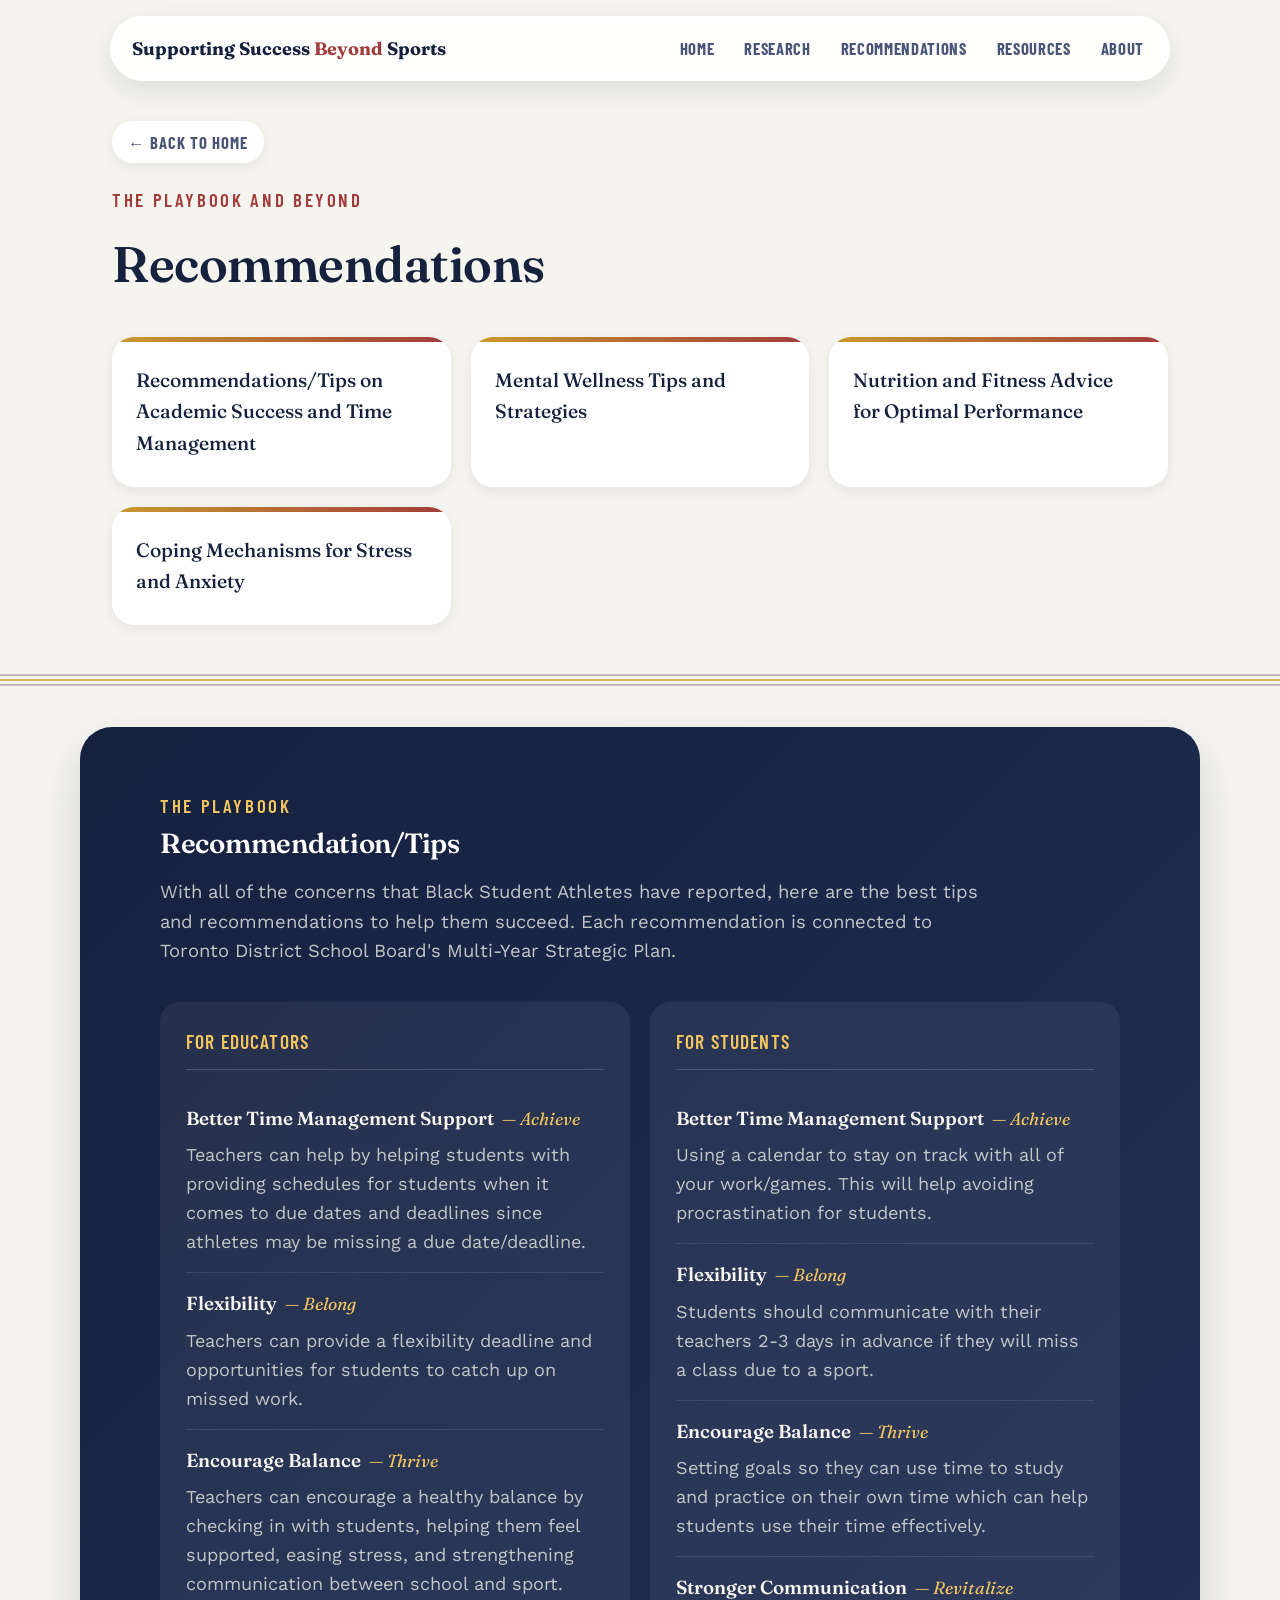
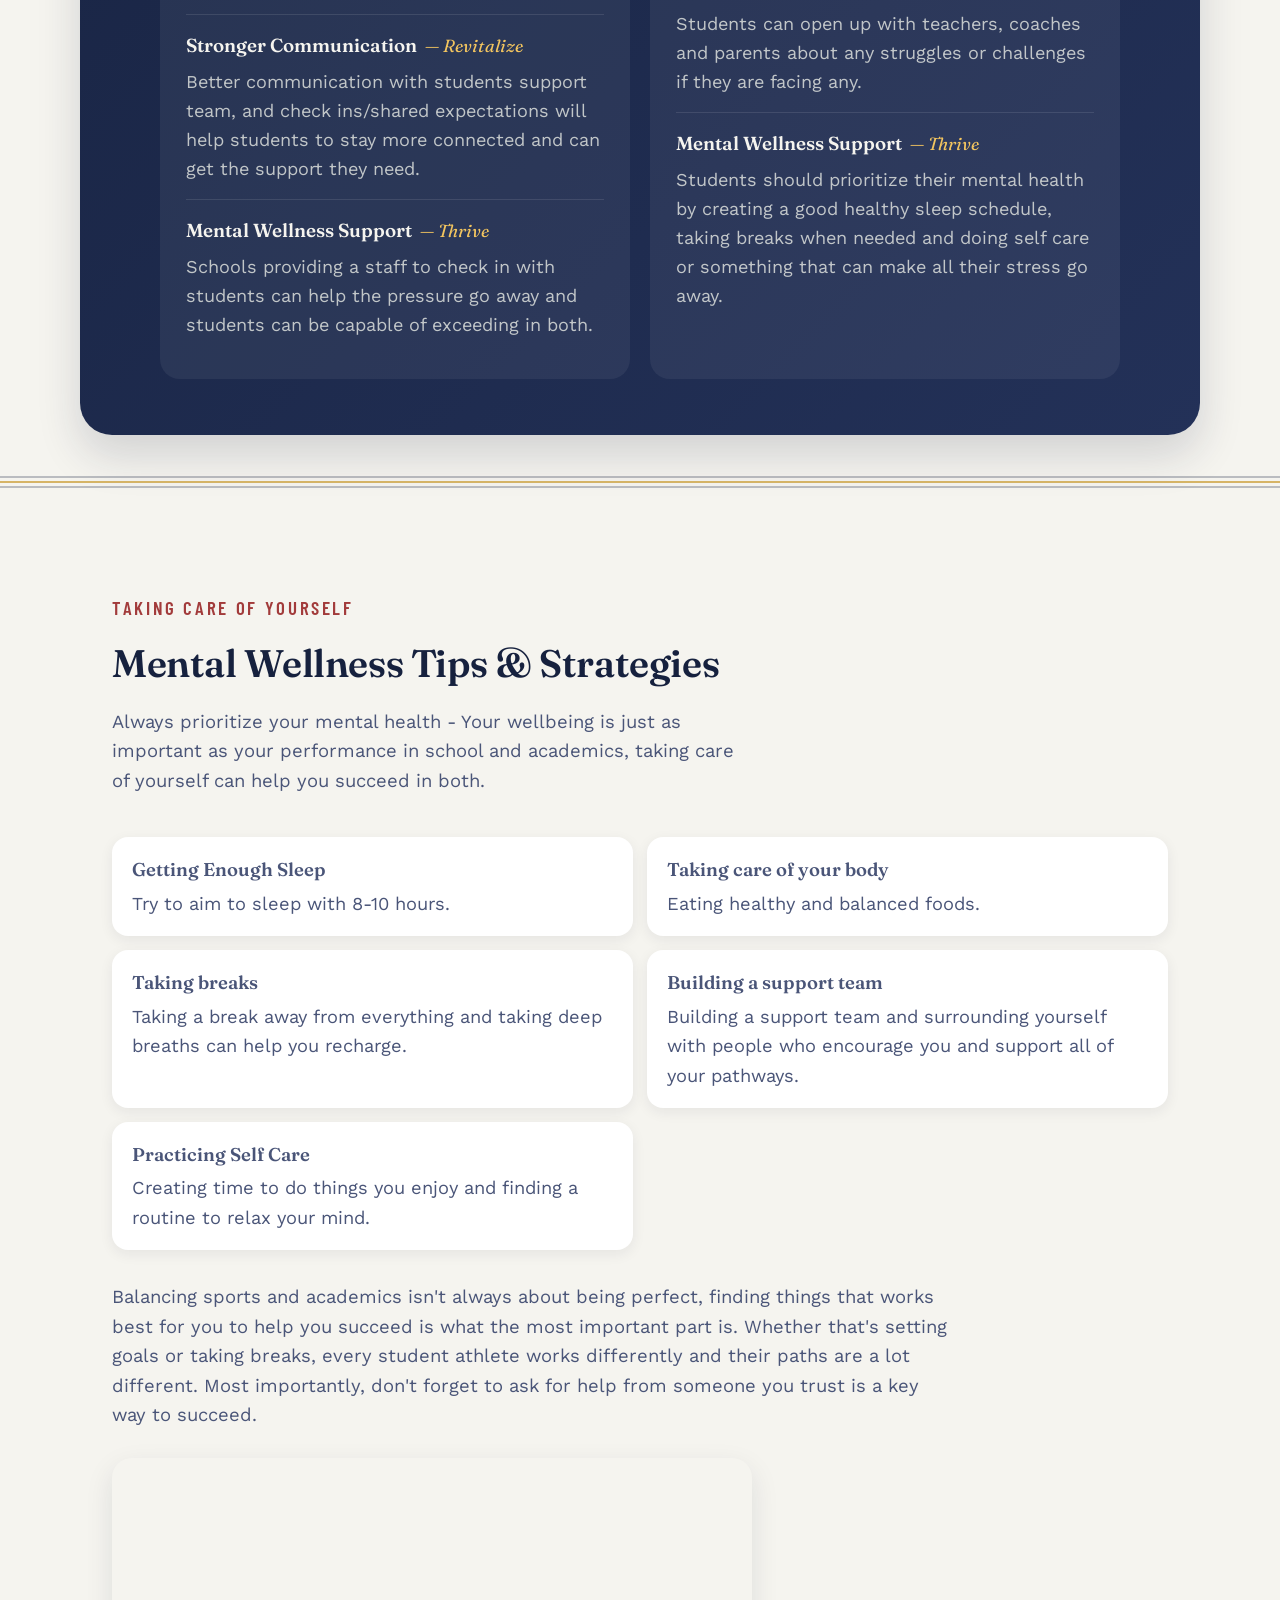
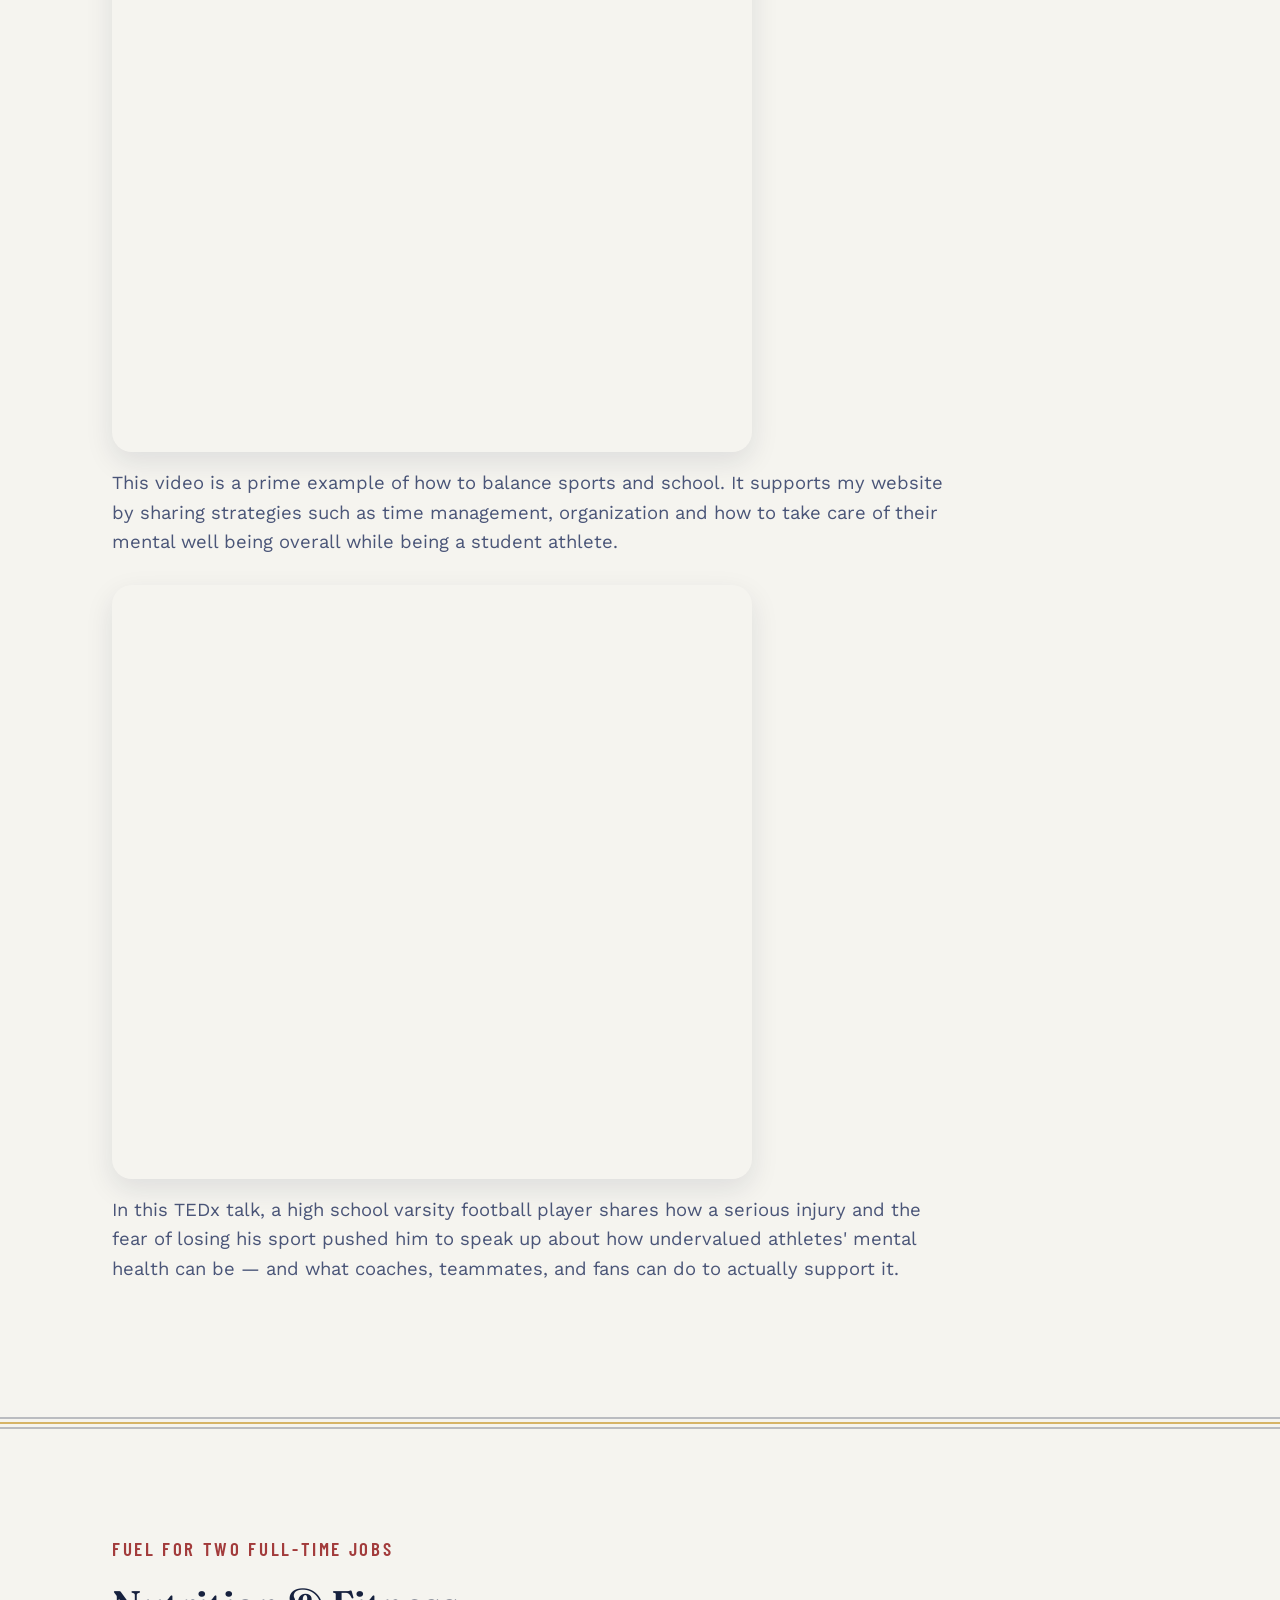
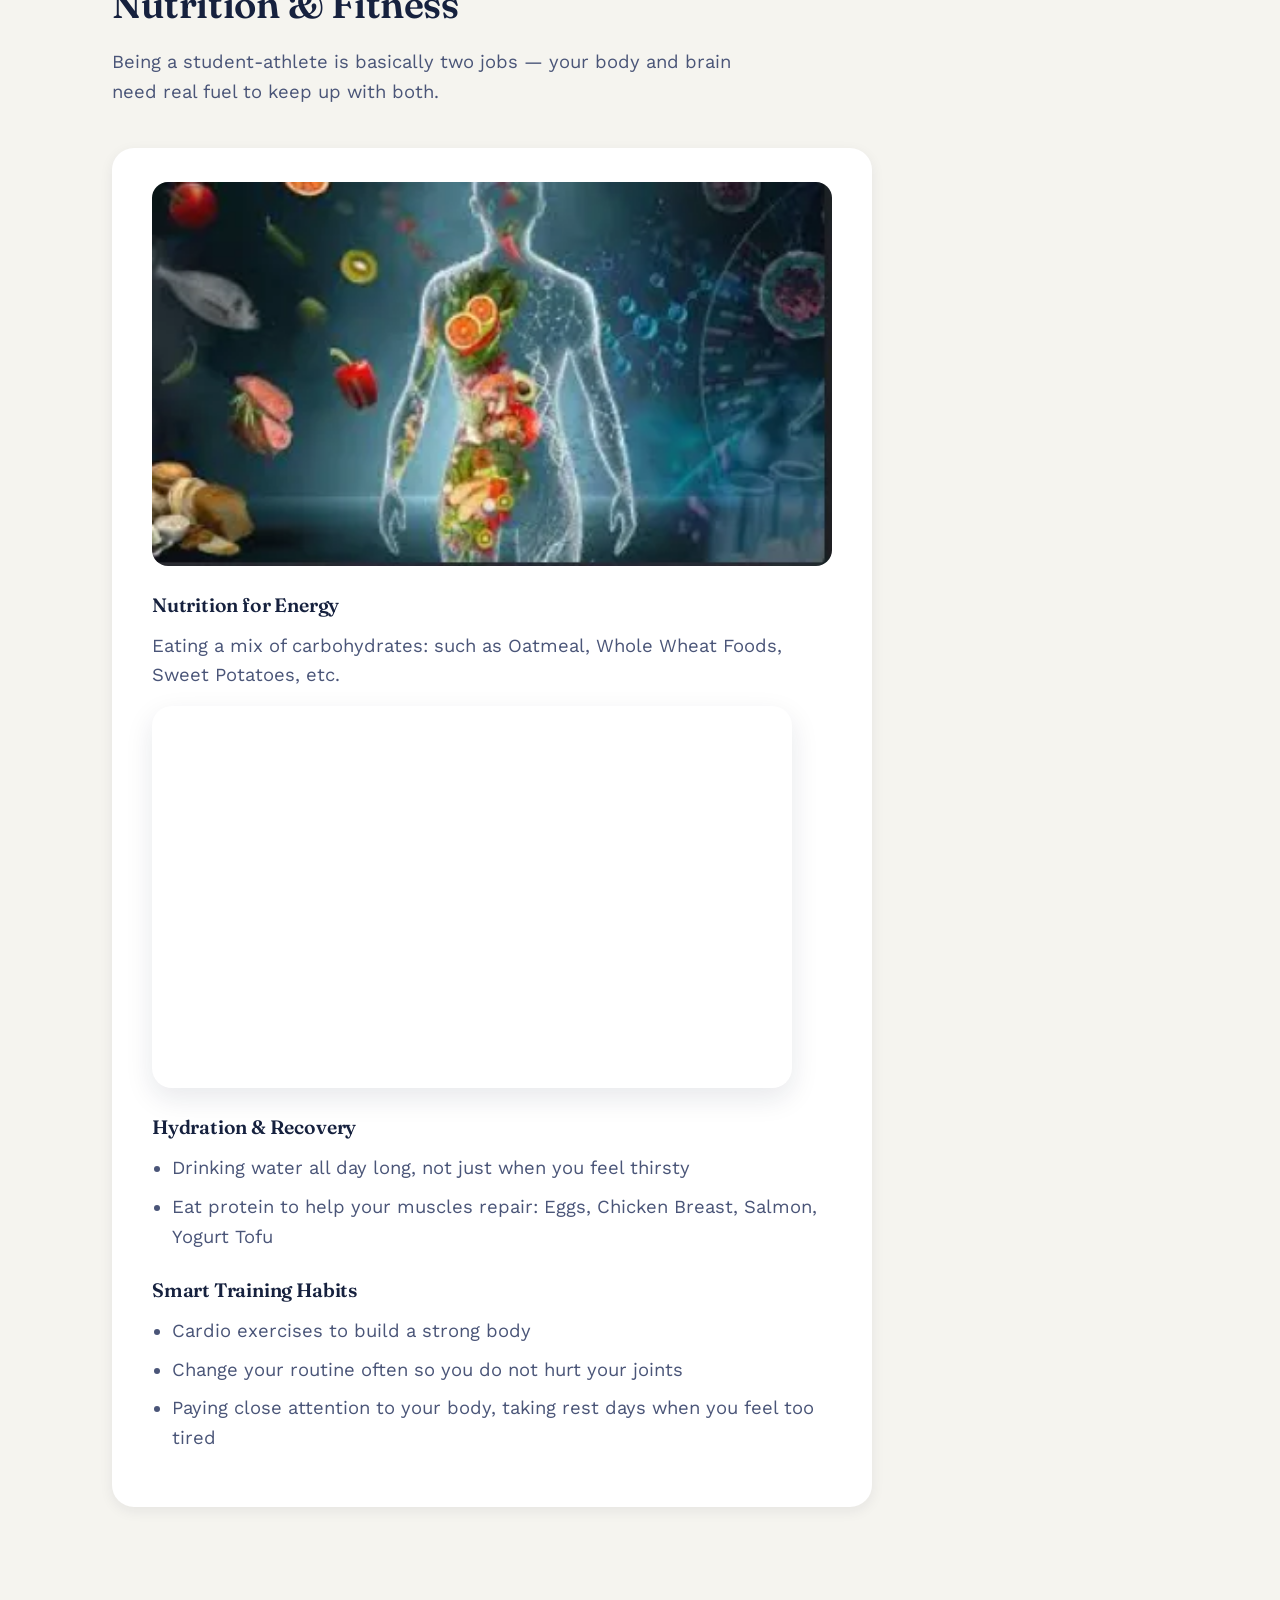
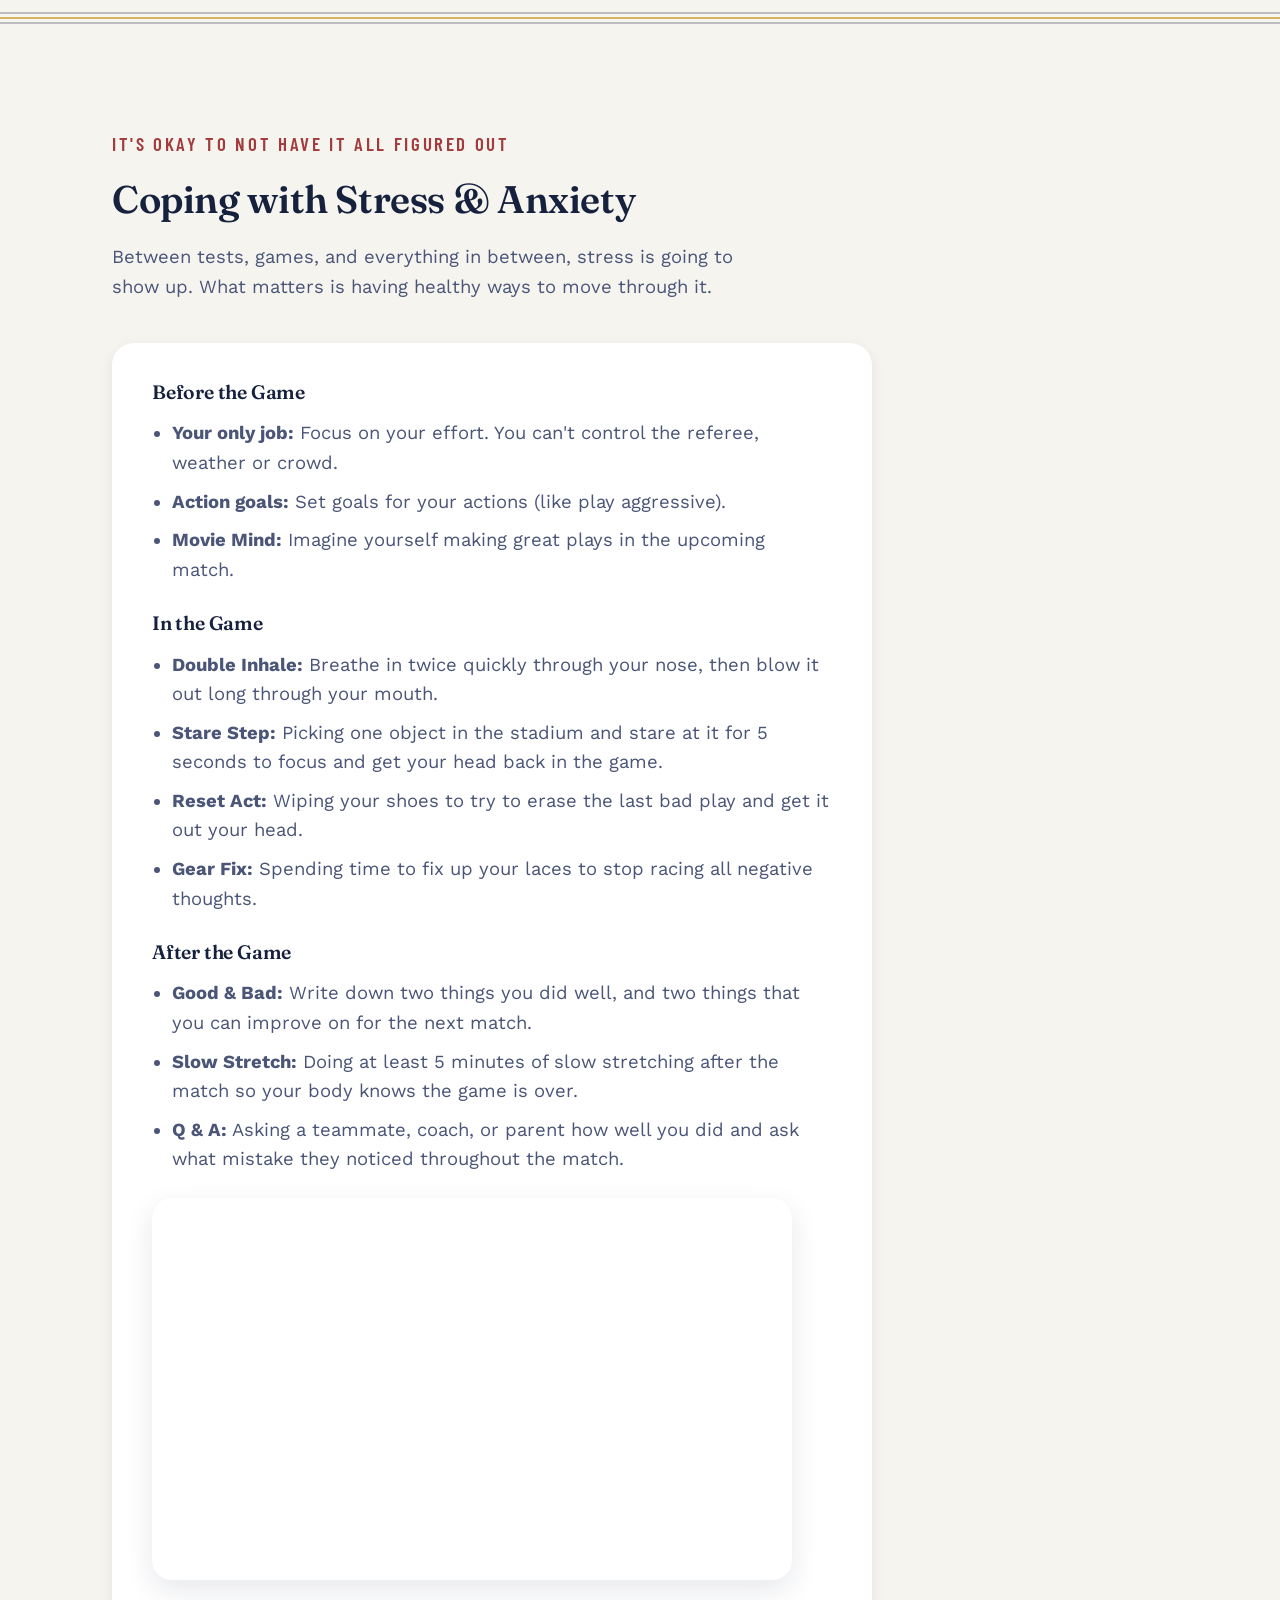
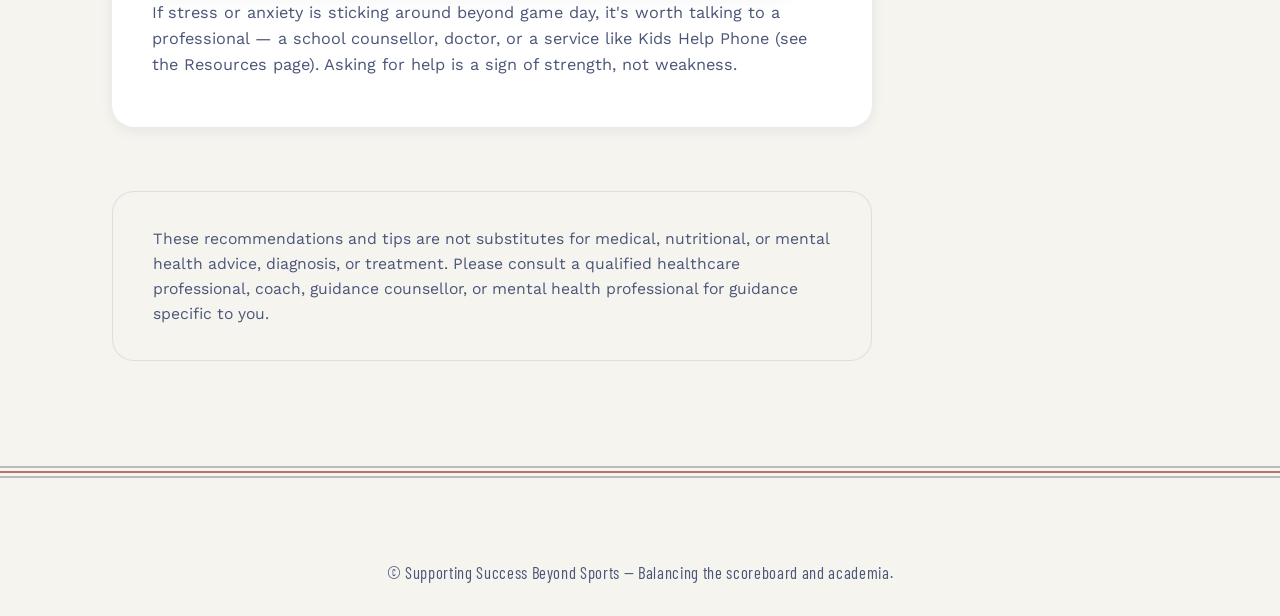
<file: recommendations.html>
<!DOCTYPE html>
<html lang="en">
<head>
<meta charset="UTF-8">
<meta name="viewport" content="width=device-width, initial-scale=1.0">
<title>Recommendations — Supporting Success Beyond Sports</title>
<link rel="preconnect" href="https://fonts.googleapis.com">
<link rel="preconnect" href="https://fonts.gstatic.com" crossorigin>
<link href="https://fonts.googleapis.com/css2?family=Fraunces:opsz,wght@9..144,400;9..144,500;9..144,600;9..144,700&family=Work+Sans:wght@400;500;600&family=Barlow+Condensed:wght@500;600;700&display=swap" rel="stylesheet">
<link rel="stylesheet" href="styles.css">
</head>
<body>

<div id="cursor-ball" aria-hidden="true">🏀</div>

<header>
  <div class="nav-inner">
    <a class="logo" href="index.html">Supporting Success <span>Beyond</span> Sports</a>
    <nav aria-label="Primary">
      <ul>
        <li><a href="index.html">Home</a></li>
        <li><a href="research.html">Research</a></li>
        <li><a href="recommendations.html">Recommendations</a></li>
        <li><a href="resources.html">Resources</a></li>
        <li><a href="index.html#about">About</a></li>
      </ul>
    </nav>
  </div>
</header>

<main>

  <section class="page-hero">
    <div class="wrap">
      <a class="back-link" href="index.html">&larr; Back to home</a>
      <p class="eyebrow">The playbook and beyond</p>
      <h1>Recommendations</h1>
      <div class="reveal-grid" style="margin-top:32px;">
        <a class="reveal-item" href="#recommendations">Recommendations/Tips on Academic Success and Time Management</a>
        <a class="reveal-item" href="#wellness">Mental Wellness Tips and Strategies</a>
        <a class="reveal-item" href="#nutrition-fitness">Nutrition and Fitness Advice for Optimal Performance</a>
        <a class="reveal-item" href="#coping-mechanisms">Coping Mechanisms for Stress and Anxiety</a>
      </div>
    </div>
  </section>

  <div class="lanes" aria-hidden="true">
    <svg viewBox="0 0 1000 14" preserveAspectRatio="none">
      <line x1="0" y1="2" x2="1000" y2="2" stroke="#16213E" stroke-width="1.5" opacity="0.5"/>
      <line x1="0" y1="7" x2="1000" y2="7" stroke="#C99A2E" stroke-width="2"/>
      <line x1="0" y1="12" x2="1000" y2="12" stroke="#16213E" stroke-width="1.5" opacity="0.5"/>
    </svg>
  </div>

  <section id="recommendations" class="playbook" style="padding-top:64px;">
    <div class="wrap">
      <p class="eyebrow">The playbook</p>
      <h2>Recommendation/Tips</h2>
      <p style="color:rgba(236,238,232,0.8); margin-top:12px; max-width:70ch;">With all of the concerns that Black Student Athletes have reported, here are the best tips and recommendations to help them succeed. Each recommendation is connected to Toronto District School Board's Multi-Year Strategic Plan.</p>
      <div class="playbook-grid">
        <div class="playbook-col">
          <h3>For Educators</h3>
          <div class="play-item">
            <div class="label">Better Time Management Support <span class="tagword">— Achieve</span></div>
            <p>Teachers can help by helping students with providing schedules for students when it comes to due dates and deadlines since athletes may be missing a due date/deadline.</p>
          </div>
          <div class="play-item">
            <div class="label">Flexibility <span class="tagword">— Belong</span></div>
            <p>Teachers can provide a flexibility deadline and opportunities for students to catch up on missed work.</p>
          </div>
          <div class="play-item">
            <div class="label">Encourage Balance <span class="tagword">— Thrive</span></div>
            <p>Teachers can encourage a healthy balance by checking in with students, helping them feel supported, easing stress, and strengthening communication between school and sport.</p>
          </div>
          <div class="play-item">
            <div class="label">Stronger Communication <span class="tagword">— Revitalize</span></div>
            <p>Better communication with students support team, and check ins/shared expectations will help students to stay more connected and can get the support they need.</p>
          </div>
          <div class="play-item">
            <div class="label">Mental Wellness Support <span class="tagword">— Thrive</span></div>
            <p>Schools providing a staff to check in with students can help the pressure go away and students can be capable of exceeding in both.</p>
          </div>
        </div>
        <div class="playbook-col">
          <h3>For Students</h3>
          <div class="play-item">
            <div class="label">Better Time Management Support <span class="tagword">— Achieve</span></div>
            <p>Using a calendar to stay on track with all of your work/games. This will help avoiding procrastination for students.</p>
          </div>
          <div class="play-item">
            <div class="label">Flexibility <span class="tagword">— Belong</span></div>
            <p>Students should communicate with their teachers 2-3 days in advance if they will miss a class due to a sport.</p>
          </div>
          <div class="play-item">
            <div class="label">Encourage Balance <span class="tagword">— Thrive</span></div>
            <p>Setting goals so they can use time to study and practice on their own time which can help students use their time effectively.</p>
          </div>
          <div class="play-item">
            <div class="label">Stronger Communication <span class="tagword">— Revitalize</span></div>
            <p>Students can open up with teachers, coaches and parents about any struggles or challenges if they are facing any.</p>
          </div>
          <div class="play-item">
            <div class="label">Mental Wellness Support <span class="tagword">— Thrive</span></div>
            <p>Students should prioritize their mental health by creating a good healthy sleep schedule, taking breaks when needed and doing self care or something that can make all their stress go away.</p>
          </div>
        </div>
      </div>
    </div>
  </section>

  <div class="lanes" aria-hidden="true">
    <svg viewBox="0 0 1000 14" preserveAspectRatio="none">
      <line x1="0" y1="2" x2="1000" y2="2" stroke="#16213E" stroke-width="1.5" opacity="0.5"/>
      <line x1="0" y1="7" x2="1000" y2="7" stroke="#C99A2E" stroke-width="2"/>
      <line x1="0" y1="12" x2="1000" y2="12" stroke="#16213E" stroke-width="1.5" opacity="0.5"/>
    </svg>
  </div>

  <section id="wellness">
    <div class="wrap">
      <div class="section-head">
        <p class="eyebrow">Taking care of yourself</p>
        <h2>Mental Wellness Tips &amp; Strategies</h2>
        <p style="color:var(--ink-soft); margin-top:12px;">Always prioritize your mental health - Your wellbeing is just as important as your performance in school and academics, taking care of yourself can help you succeed in both.</p>
      </div>
      <div class="wellness-grid">
        <div class="wellness-item">
          <p class="w-label">Getting Enough Sleep</p>
          <p>Try to aim to sleep with 8-10 hours.</p>
        </div>
        <div class="wellness-item">
          <p class="w-label">Taking care of your body</p>
          <p>Eating healthy and balanced foods.</p>
        </div>
        <div class="wellness-item">
          <p class="w-label">Taking breaks</p>
          <p>Taking a break away from everything and taking deep breaths can help you recharge.</p>
        </div>
        <div class="wellness-item">
          <p class="w-label">Building a support team</p>
          <p>Building a support team and surrounding yourself with people who encourage you and support all of your pathways.</p>
        </div>
        <div class="wellness-item">
          <p class="w-label">Practicing Self Care</p>
          <p>Creating time to do things you enjoy and finding a routine to relax your mind.</p>
        </div>
      </div>
      <p class="wellness-closing">Balancing sports and academics isn't always about being perfect, finding things that works best for you to help you succeed is what the most important part is. Whether that's setting goals or taking breaks, every student athlete works differently and their paths are a lot different. Most importantly, don't forget to ask for help from someone you trust is a key way to succeed.</p>
      <div class="video-frame">
        <iframe src="https://www.youtube.com/embed/LlZRqlOiCPo" title="Balancing sports and school" allowfullscreen loading="lazy"></iframe>
      </div>
      <p class="wellness-closing" style="margin-top:16px;">This video is a prime example of how to balance sports and school. It supports my website by sharing strategies such as time management, organization and how to take care of their mental well being overall while being a student athlete.</p>
      <div class="video-frame" style="margin-top:28px;">
        <iframe src="https://www.youtube.com/embed/eN0B6HkQsMY" title="The importance of mental health in athletes" allowfullscreen loading="lazy"></iframe>
      </div>
      <p class="wellness-closing" style="margin-top:16px;">In this TEDx talk, a high school varsity football player shares how a serious injury and the fear of losing his sport pushed him to speak up about how undervalued athletes' mental health can be — and what coaches, teammates, and fans can do to actually support it.</p>
    </div>
  </section>

  <div class="lanes" aria-hidden="true">
    <svg viewBox="0 0 1000 14" preserveAspectRatio="none">
      <line x1="0" y1="2" x2="1000" y2="2" stroke="#16213E" stroke-width="1.5" opacity="0.5"/>
      <line x1="0" y1="7" x2="1000" y2="7" stroke="#C99A2E" stroke-width="2"/>
      <line x1="0" y1="12" x2="1000" y2="12" stroke="#16213E" stroke-width="1.5" opacity="0.5"/>
    </svg>
  </div>

  <section id="nutrition-fitness">
    <div class="wrap">
      <div class="section-head">
        <p class="eyebrow">Fuel for two full-time jobs</p>
        <h2>Nutrition &amp; Fitness</h2>
        <p style="color:var(--ink-soft); margin-top:12px;">Being a student-athlete is basically two jobs — your body and brain need real fuel to keep up with both.</p>
      </div>
      <div class="content-block">
        <img src="nutrition-fitness.png" alt="Illustration of a body powered by fruits, vegetables, and whole foods" style="width:100%; border-radius:16px; margin-bottom:24px;">
        <h3>Nutrition for Energy</h3>
        <p>Eating a mix of carbohydrates: such as Oatmeal, Whole Wheat Foods, Sweet Potatoes, etc.</p>
        <div class="video-frame" style="margin-top:16px; margin-bottom:24px;">
          <iframe src="https://www.youtube.com/embed/UgZi2nDglmA" title="Macronutrients and why they matter" allowfullscreen loading="lazy"></iframe>
        </div>
        <h3>Hydration &amp; Recovery</h3>
        <ul>
          <li>Drinking water all day long, not just when you feel thirsty</li>
          <li>Eat protein to help your muscles repair: Eggs, Chicken Breast, Salmon, Yogurt Tofu</li>
        </ul>
        <h3>Smart Training Habits</h3>
        <ul>
          <li>Cardio exercises to build a strong body</li>
          <li>Change your routine often so you do not hurt your joints</li>
          <li>Paying close attention to your body, taking rest days when you feel too tired</li>
        </ul>
      </div>
    </div>
  </section>

  <div class="lanes" aria-hidden="true">
    <svg viewBox="0 0 1000 14" preserveAspectRatio="none">
      <line x1="0" y1="2" x2="1000" y2="2" stroke="#16213E" stroke-width="1.5" opacity="0.5"/>
      <line x1="0" y1="7" x2="1000" y2="7" stroke="#C99A2E" stroke-width="2"/>
      <line x1="0" y1="12" x2="1000" y2="12" stroke="#16213E" stroke-width="1.5" opacity="0.5"/>
    </svg>
  </div>

  <section id="coping-mechanisms">
    <div class="wrap">
      <div class="section-head">
        <p class="eyebrow">It's okay to not have it all figured out</p>
        <h2>Coping with Stress &amp; Anxiety</h2>
        <p style="color:var(--ink-soft); margin-top:12px;">Between tests, games, and everything in between, stress is going to show up. What matters is having healthy ways to move through it.</p>
      </div>
      <div class="content-block">
        <h3>Before the Game</h3>
        <ul>
          <li><strong>Your only job:</strong> Focus on your effort. You can't control the referee, weather or crowd.</li>
          <li><strong>Action goals:</strong> Set goals for your actions (like play aggressive).</li>
          <li><strong>Movie Mind:</strong> Imagine yourself making great plays in the upcoming match.</li>
        </ul>
        <h3>In the Game</h3>
        <ul>
          <li><strong>Double Inhale:</strong> Breathe in twice quickly through your nose, then blow it out long through your mouth.</li>
          <li><strong>Stare Step:</strong> Picking one object in the stadium and stare at it for 5 seconds to focus and get your head back in the game.</li>
          <li><strong>Reset Act:</strong> Wiping your shoes to try to erase the last bad play and get it out your head.</li>
          <li><strong>Gear Fix:</strong> Spending time to fix up your laces to stop racing all negative thoughts.</li>
        </ul>
        <h3>After the Game</h3>
        <ul>
          <li><strong>Good &amp; Bad:</strong> Write down two things you did well, and two things that you can improve on for the next match.</li>
          <li><strong>Slow Stretch:</strong> Doing at least 5 minutes of slow stretching after the match so your body knows the game is over.</li>
          <li><strong>Q &amp; A:</strong> Asking a teammate, coach, or parent how well you did and ask what mistake they noticed throughout the match.</li>
        </ul>
        <div class="video-frame" style="margin-top:24px;">
          <iframe src="https://www.youtube.com/embed/UIRTPXj1Q1U" title="Coping with stress" allowfullscreen loading="lazy"></iframe>
        </div>
        <p style="font-size:0.88rem; color:var(--ink-soft); margin-top:20px;">If stress or anxiety is sticking around beyond game day, it's worth talking to a professional — a school counsellor, doctor, or a service like Kids Help Phone (see the Resources page). Asking for help is a sign of strength, not weakness.</p>
      </div>
    </div>
  </section>

  <section style="padding-top:0;">
    <div class="wrap">
      <div class="content-block" style="background:var(--paper); box-shadow:none; border:1px solid var(--line);">
        <p style="font-size:0.85rem; color:var(--ink-soft); margin-bottom:0;">These recommendations and tips are not substitutes for medical, nutritional, or mental health advice, diagnosis, or treatment. Please consult a qualified healthcare professional, coach, guidance counsellor, or mental health professional for guidance specific to you.</p>
      </div>
    </div>
  </section>

</main>

  <div class="lanes" aria-hidden="true">
    <svg viewBox="0 0 1000 14" preserveAspectRatio="none">
      <line x1="0" y1="2" x2="1000" y2="2" stroke="#16213E" stroke-width="1.5" opacity="0.5"/>
      <line x1="0" y1="7" x2="1000" y2="7" stroke="#A23B3B" stroke-width="2"/>
      <line x1="0" y1="12" x2="1000" y2="12" stroke="#16213E" stroke-width="1.5" opacity="0.5"/>
    </svg>
  </div>

<footer>
  <p>&copy; Supporting Success Beyond Sports — Balancing the scoreboard and academia.</p>
</footer>

<button id="scroll-top-btn" class="scroll-top-btn" aria-label="Scroll to top">↑</button>

<script src="script.js"></script>
</body>
</html>
</file>
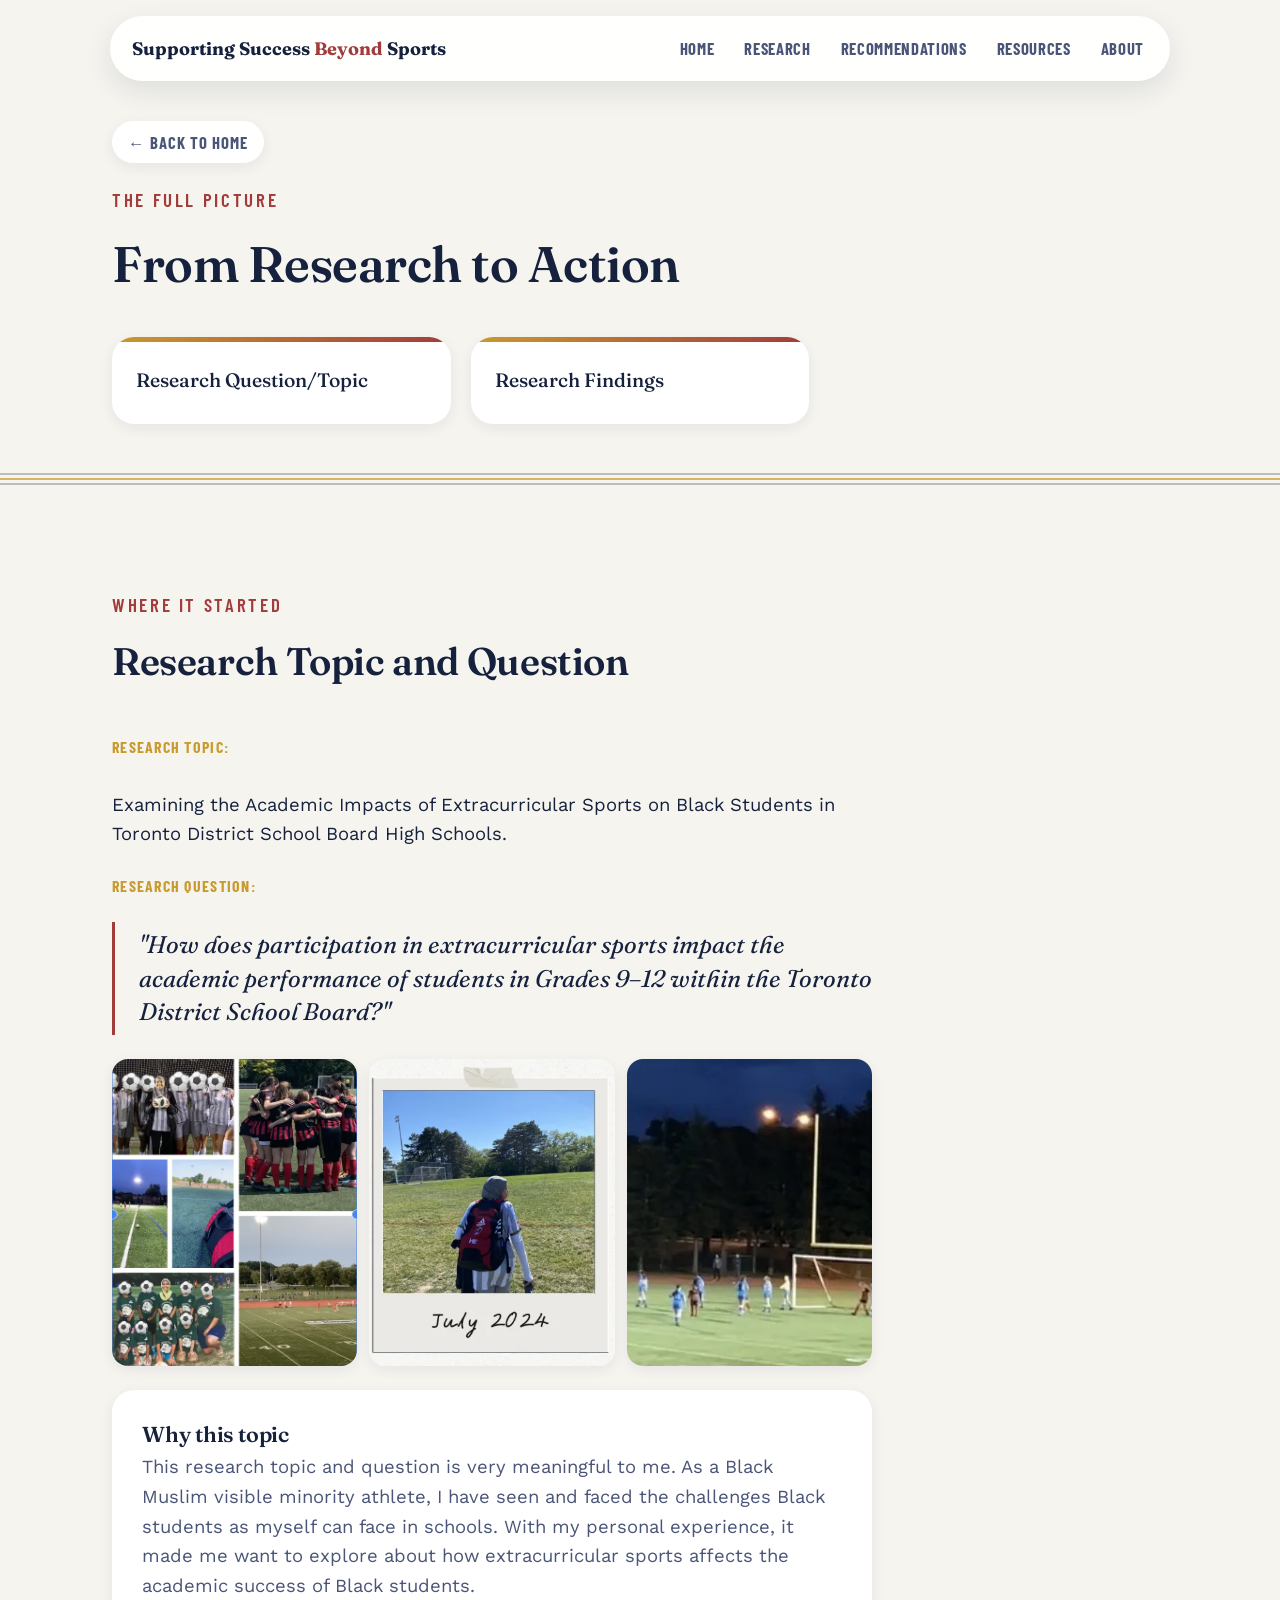
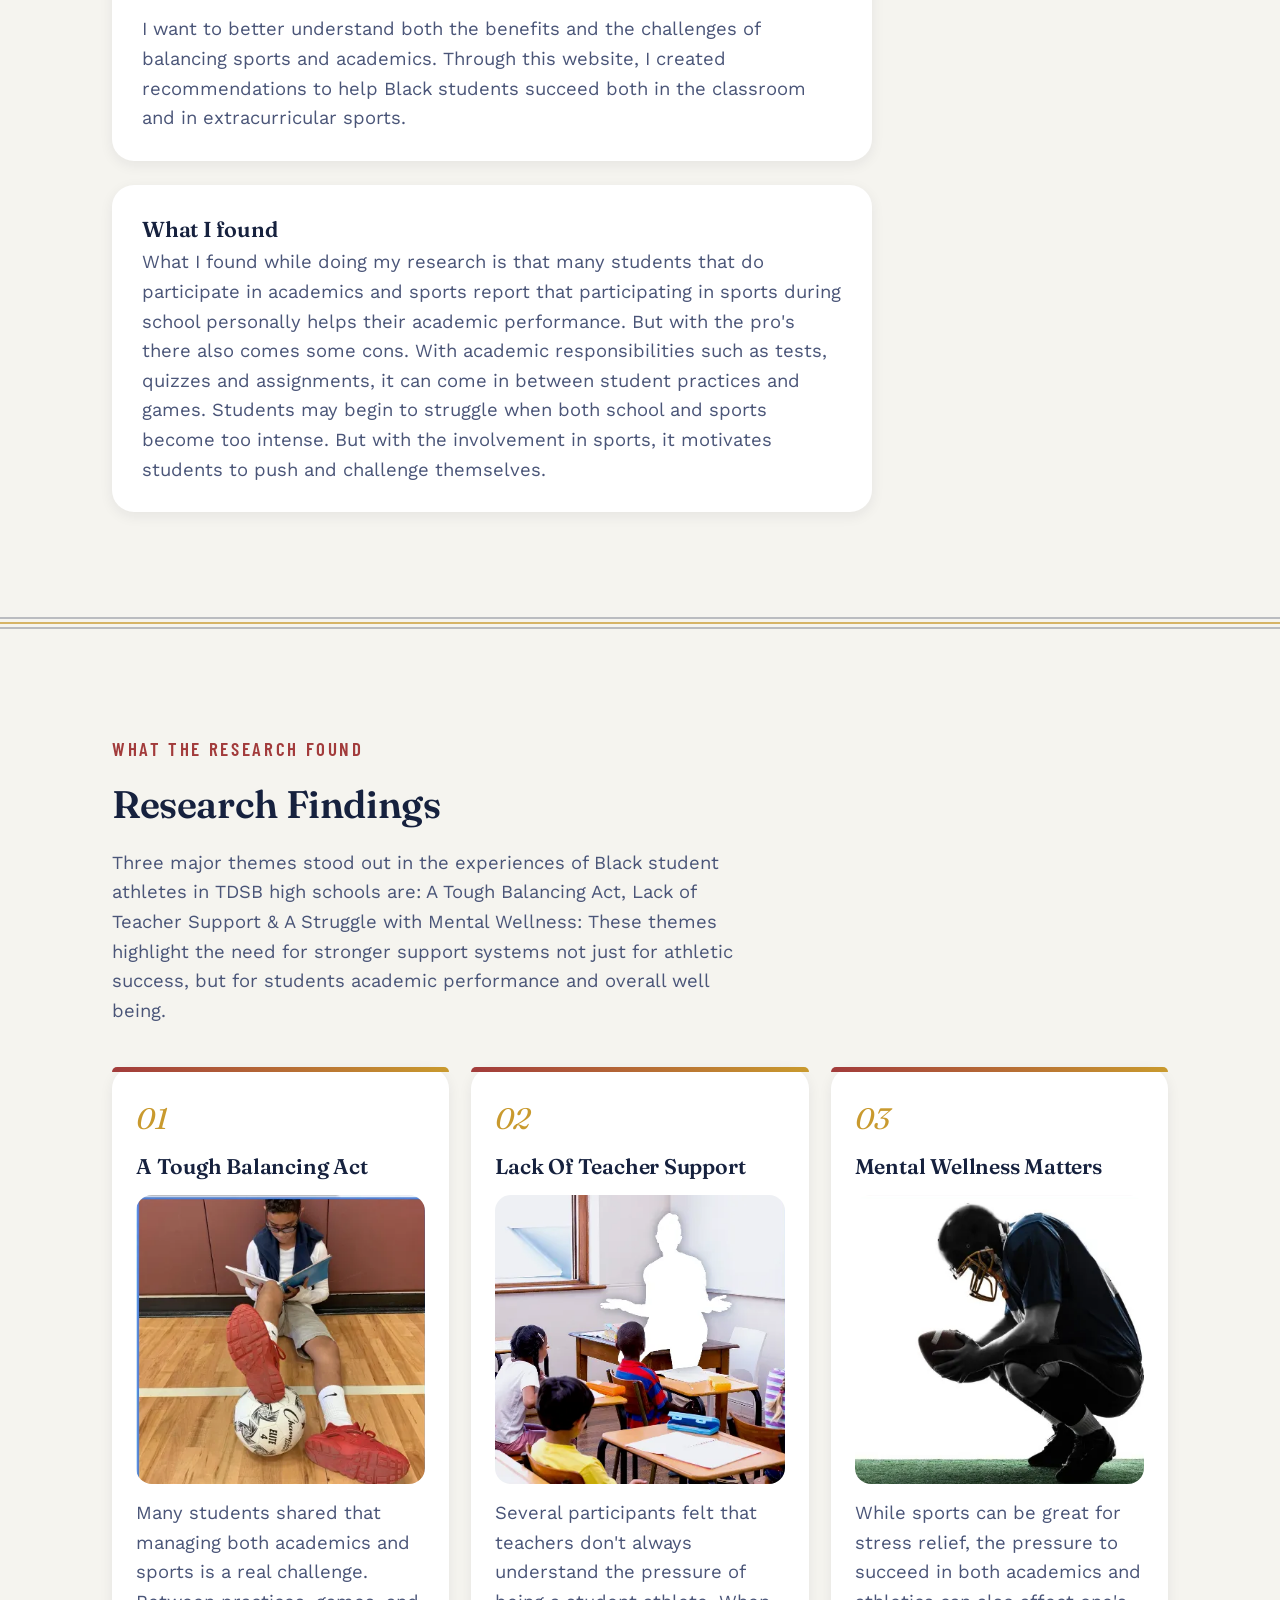
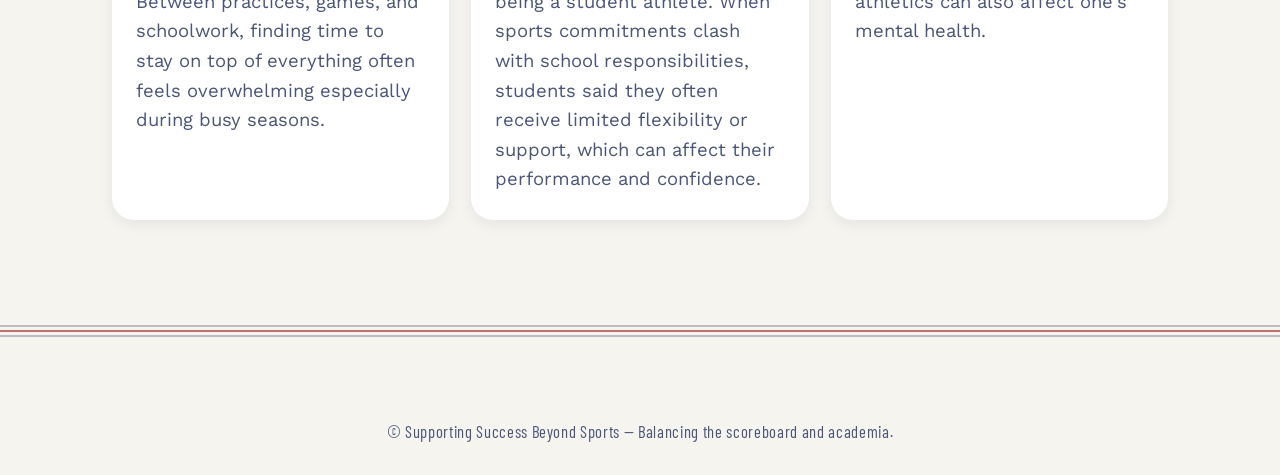
<file: research.html>
<!DOCTYPE html>
<html lang="en">
<head>
<meta charset="UTF-8">
<meta name="viewport" content="width=device-width, initial-scale=1.0">
<title>Research — Supporting Success Beyond Sports</title>
<link rel="preconnect" href="https://fonts.googleapis.com">
<link rel="preconnect" href="https://fonts.gstatic.com" crossorigin>
<link href="https://fonts.googleapis.com/css2?family=Fraunces:opsz,wght@9..144,400;9..144,500;9..144,600;9..144,700&family=Work+Sans:wght@400;500;600&family=Barlow+Condensed:wght@500;600;700&display=swap" rel="stylesheet">
<link rel="stylesheet" href="styles.css">
</head>
<body>

<div id="cursor-ball" aria-hidden="true">🏀</div>

<header>
  <div class="nav-inner">
    <a class="logo" href="index.html">Supporting Success <span>Beyond</span> Sports</a>
    <nav aria-label="Primary">
      <ul>
        <li><a href="index.html">Home</a></li>
        <li><a href="research.html">Research</a></li>
        <li><a href="recommendations.html">Recommendations</a></li>
        <li><a href="resources.html">Resources</a></li>
        <li><a href="index.html#about">About</a></li>
      </ul>
    </nav>
  </div>
</header>

<main>

  <section class="page-hero">
    <div class="wrap">
      <a class="back-link" href="index.html">&larr; Back to home</a>
      <p class="eyebrow">The full picture</p>
      <h1>From Research to Action</h1>
      <div class="reveal-grid" style="margin-top:32px;">
        <a class="reveal-item" href="#research-question">Research Question/Topic</a>
        <a class="reveal-item" href="#findings">Research Findings</a>
      </div>
    </div>
  </section>

  <div class="lanes" aria-hidden="true">
    <svg viewBox="0 0 1000 14" preserveAspectRatio="none">
      <line x1="0" y1="2" x2="1000" y2="2" stroke="#16213E" stroke-width="1.5" opacity="0.5"/>
      <line x1="0" y1="7" x2="1000" y2="7" stroke="#C99A2E" stroke-width="2"/>
      <line x1="0" y1="12" x2="1000" y2="12" stroke="#16213E" stroke-width="1.5" opacity="0.5"/>
    </svg>
  </div>


  <section id="research-question">
    <div class="wrap">
      <div class="section-head">
        <p class="eyebrow">Where it started</p>
        <h2>Research Topic and Question</h2>
      </div>
      <div class="rq-block">
        <p class="rq-label" style="margin-bottom:6px;">Research Topic:</p>
        <p class="intro" style="margin-bottom:0;">Examining the Academic Impacts of Extracurricular Sports on Black Students in Toronto District School Board High Schools.</p>

        <p class="rq-label rq-label-quote">Research Question:</p>
        <blockquote class="rq-pullquote">
          <p>"How does participation in extracurricular sports impact the academic performance of students in Grades 9–12 within the Toronto District School Board?"</p>
        </blockquote>

        <div class="rq-photo-row">
          <img src="rq-photo-1.png" alt="Soccer team photos and moments">
          <img src="rq-photo-2.png" alt="Player walking toward the field, July 2024">
          <img src="rq-photo-3.png" alt="Night game under the lights">
        </div>

        <div class="rq-card">
          <h3 style="margin-top:0;">Why this topic</h3>
          <p>This research topic and question is very meaningful to me. As a Black Muslim visible minority athlete, I have seen and faced the challenges Black students as myself can face in schools. With my personal experience, it made me want to explore about how extracurricular sports affects the academic success of Black students.</p>
          <p style="margin-bottom:0;">I want to better understand both the benefits and the challenges of balancing sports and academics. Through this website, I created recommendations to help Black students succeed both in the classroom and in extracurricular sports.</p>
        </div>

        <div class="rq-card">
          <h3 style="margin-top:0;">What I found</h3>
          <p style="margin-bottom:0;">What I found while doing my research is that many students that do participate in academics and sports report that participating in sports during school personally helps their academic performance. But with the pro's there also comes some cons. With academic responsibilities such as tests, quizzes and assignments, it can come in between student practices and games. Students may begin to struggle when both school and sports become too intense. But with the involvement in sports, it motivates students to push and challenge themselves.</p>
        </div>
      </div>
    </div>
  </section>

  <div class="lanes" aria-hidden="true">
    <svg viewBox="0 0 1000 14" preserveAspectRatio="none">
      <line x1="0" y1="2" x2="1000" y2="2" stroke="#16213E" stroke-width="1.5" opacity="0.5"/>
      <line x1="0" y1="7" x2="1000" y2="7" stroke="#C99A2E" stroke-width="2"/>
      <line x1="0" y1="12" x2="1000" y2="12" stroke="#16213E" stroke-width="1.5" opacity="0.5"/>
    </svg>
  </div>


  <section id="findings">
    <div class="wrap">
      <div class="section-head">
        <p class="eyebrow">What the research found</p>
        <h2>Research Findings</h2>
        <p style="color:var(--ink-soft); margin-top:12px;">Three major themes stood out in the experiences of Black student athletes in TDSB high schools are: A Tough Balancing Act, Lack of Teacher Support &amp; A Struggle with Mental Wellness: These themes highlight the need for stronger support systems not just for athletic success, but for students academic performance and overall well being.</p>
      </div>
      <div class="findings-grid">
        <div class="finding-card">
          <div class="finding-index">01</div>
          <h3>A Tough Balancing Act</h3>
          <img class="finding-img" src="tough-balancing-act.png" alt="Student reading with a soccer ball, balancing academics and sports">
          <p>Many students shared that managing both academics and sports is a real challenge. Between practices, games, and schoolwork, finding time to stay on top of everything often feels overwhelming especially during busy seasons.</p>
        </div>
        <div class="finding-card">
          <div class="finding-index">02</div>
          <h3>Lack Of Teacher Support</h3>
          <img class="finding-img" src="lack-of-teacher-support.png" alt="Silhouette of a teacher in front of a classroom of students">
          <p>Several participants felt that teachers don't always understand the pressure of being a student athlete. When sports commitments clash with school responsibilities, students said they often receive limited flexibility or support, which can affect their performance and confidence.</p>
        </div>
        <div class="finding-card">
          <div class="finding-index">03</div>
          <h3>Mental Wellness Matters</h3>
          <img class="finding-img" src="mental-wellness-matters.png" alt="Silhouette of a football player crouched down, holding his head">
          <p>While sports can be great for stress relief, the pressure to succeed in both academics and athletics can also affect one's mental health.</p>
        </div>
      </div>
    </div>
  </section>


</main>

  <div class="lanes" aria-hidden="true">
    <svg viewBox="0 0 1000 14" preserveAspectRatio="none">
      <line x1="0" y1="2" x2="1000" y2="2" stroke="#16213E" stroke-width="1.5" opacity="0.5"/>
      <line x1="0" y1="7" x2="1000" y2="7" stroke="#A23B3B" stroke-width="2"/>
      <line x1="0" y1="12" x2="1000" y2="12" stroke="#16213E" stroke-width="1.5" opacity="0.5"/>
    </svg>
  </div>

<footer>
  <p>&copy; Supporting Success Beyond Sports — Balancing the scoreboard and academia.</p>
</footer>

<button id="scroll-top-btn" class="scroll-top-btn" aria-label="Scroll to top">↑</button>

<script src="script.js"></script>
</body>
</html>
</file>
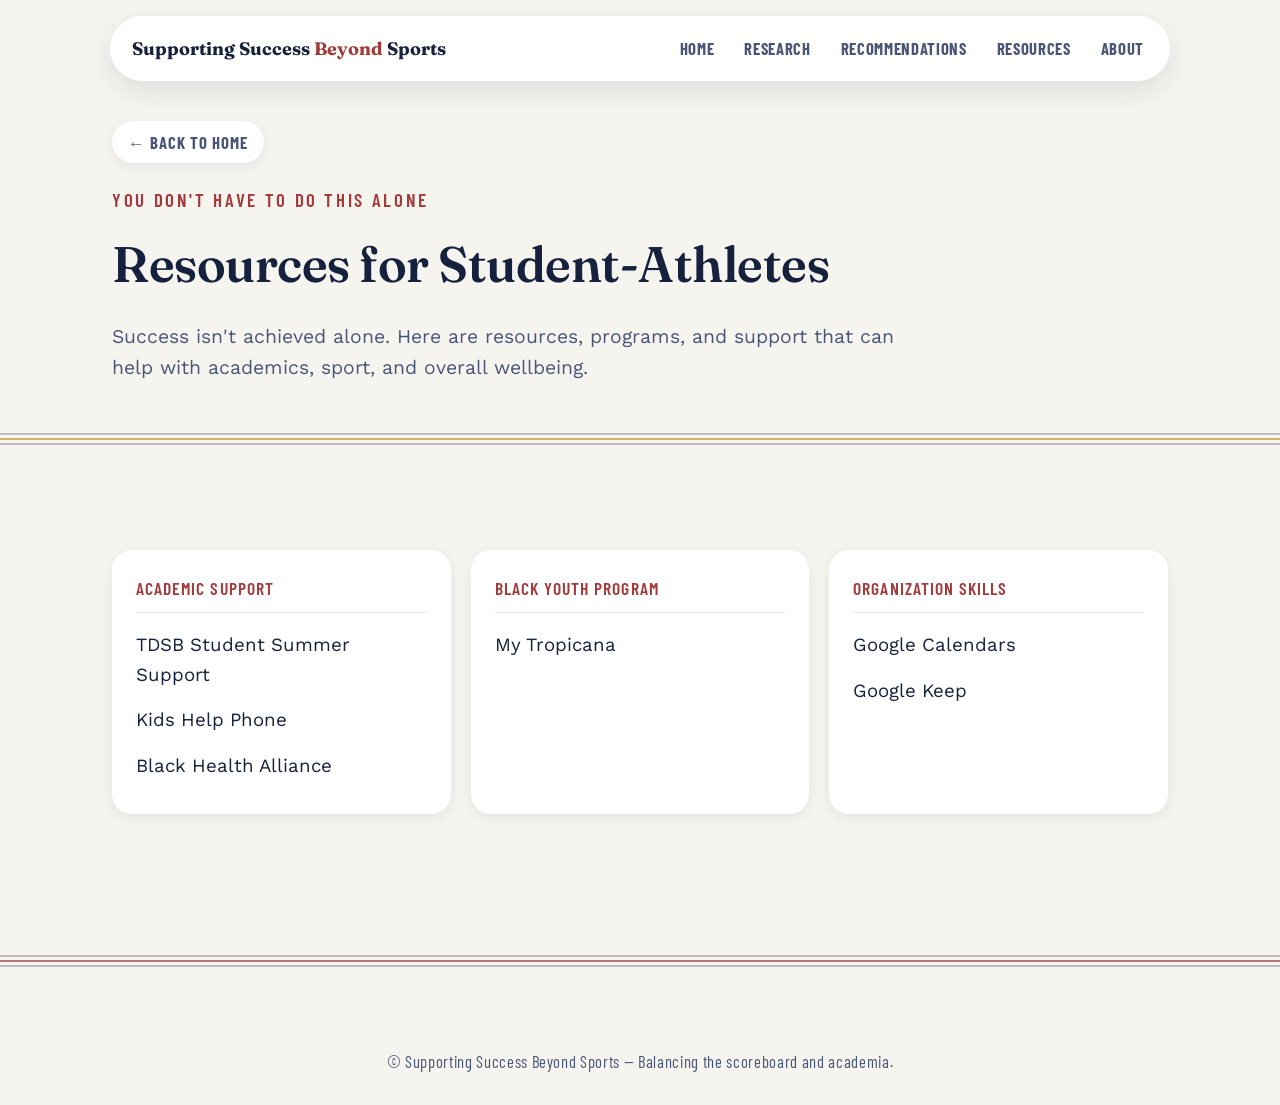
<file: resources.html>
<!DOCTYPE html>
<html lang="en">
<head>
<meta charset="UTF-8">
<meta name="viewport" content="width=device-width, initial-scale=1.0">
<title>Resources — Supporting Success Beyond Sports</title>
<link rel="preconnect" href="https://fonts.googleapis.com">
<link rel="preconnect" href="https://fonts.gstatic.com" crossorigin>
<link href="https://fonts.googleapis.com/css2?family=Fraunces:opsz,wght@9..144,400;9..144,500;9..144,600;9..144,700&family=Work+Sans:wght@400;500;600&family=Barlow+Condensed:wght@500;600;700&display=swap" rel="stylesheet">
<link rel="stylesheet" href="styles.css">
</head>
<body>

<div id="cursor-ball" aria-hidden="true">🏀</div>

<header>
  <div class="nav-inner">
    <a class="logo" href="index.html">Supporting Success <span>Beyond</span> Sports</a>
    <nav aria-label="Primary">
      <ul>
        <li><a href="index.html">Home</a></li>
        <li><a href="research.html">Research</a></li>
        <li><a href="recommendations.html">Recommendations</a></li>
        <li><a href="resources.html">Resources</a></li>
        <li><a href="index.html#about">About</a></li>
      </ul>
    </nav>
  </div>
</header>

<main>

  <section class="page-hero">
    <div class="wrap">
      <a class="back-link" href="index.html">&larr; Back to home</a>
      <p class="eyebrow">You don't have to do this alone</p>
      <h1>Resources for Student-Athletes</h1>
      <p class="intro">Success isn't achieved alone. Here are resources, programs, and support that can help with academics, sport, and overall wellbeing.</p>
    </div>
  </section>

  <div class="lanes" aria-hidden="true">
    <svg viewBox="0 0 1000 14" preserveAspectRatio="none">
      <line x1="0" y1="2" x2="1000" y2="2" stroke="#16213E" stroke-width="1.5" opacity="0.5"/>
      <line x1="0" y1="7" x2="1000" y2="7" stroke="#C99A2E" stroke-width="2"/>
      <line x1="0" y1="12" x2="1000" y2="12" stroke="#16213E" stroke-width="1.5" opacity="0.5"/>
    </svg>
  </div>

  <section>
    <div class="wrap">
      <div class="resources-grid">
        <div class="res-group">
          <h3>Academic Support</h3>
          <a href="https://www.tdsb.on.ca/" target="_blank" rel="noopener">TDSB Student Summer Support</a>
          <a href="https://kidshelpphone.ca/" target="_blank" rel="noopener">Kids Help Phone</a>
          <a href="https://blackhealthalliance.ca/" target="_blank" rel="noopener">Black Health Alliance</a>
        </div>
        <div class="res-group">
          <h3>Black Youth Program</h3>
          <a href="https://mytropicana.ca/" target="_blank" rel="noopener">My Tropicana</a>
        </div>
        <div class="res-group">
          <h3>Organization Skills</h3>
          <a href="https://calendar.google.com/calendar/u/0/r" target="_blank" rel="noopener">Google Calendars</a>
          <a href="https://keep.google.com/u/0/" target="_blank" rel="noopener">Google Keep</a>
        </div>
      </div>
    </div>
  </section>

</main>

  <div class="lanes" aria-hidden="true">
    <svg viewBox="0 0 1000 14" preserveAspectRatio="none">
      <line x1="0" y1="2" x2="1000" y2="2" stroke="#16213E" stroke-width="1.5" opacity="0.5"/>
      <line x1="0" y1="7" x2="1000" y2="7" stroke="#A23B3B" stroke-width="2"/>
      <line x1="0" y1="12" x2="1000" y2="12" stroke="#16213E" stroke-width="1.5" opacity="0.5"/>
    </svg>
  </div>

<footer>
  <p>&copy; Supporting Success Beyond Sports — Balancing the scoreboard and academia.</p>
</footer>

<button id="scroll-top-btn" class="scroll-top-btn" aria-label="Scroll to top">↑</button>

<script src="script.js"></script>
</body>
</html>
</file>
<file: styles.css>
:root{
  --ink:#16213E;
  --ink2:#233158;
  --ink-soft:#4A5578;
  --gold:#C99A2E;
  --gold-lt:#F3C55F;
  --brick:#A23B3B;
  --brick-lt:#D4685F;
  --paper:#F5F4EF;
  --paper-2:#FFFFFF;
  --line:rgba(22,33,62,0.10);
  --shadow-sm:0 4px 14px rgba(22,33,62,0.07);
  --shadow-md:0 10px 28px rgba(22,33,62,0.10);
  --shadow-lg:0 20px 44px rgba(22,33,62,0.16);
}
*{box-sizing:border-box; margin:0; padding:0;}
html{scroll-behavior:smooth; font-size:18.5px;}

/* Cursor sports ball */
#cursor-ball{
  position:fixed; top:0; left:0; z-index:9999;
  font-size:26px; line-height:1; pointer-events:none;
  transform:translate(-50%,-50%);
  transition:transform .08s ease-out, opacity .2s ease;
  opacity:0;
  will-change:transform;
  filter:drop-shadow(0 2px 3px rgba(22,33,62,0.35));
}
#cursor-ball.active{opacity:1;}
@media (hover:none), (pointer:coarse){
  #cursor-ball{display:none;}
}
body{
  background:var(--paper);
  color:var(--ink);
  font-family:'Work Sans', sans-serif;
  line-height:1.6;
}
img{max-width:100%; display:block;}
h1,h2,h3{font-family:'Fraunces', serif; font-weight:600; letter-spacing:-0.01em; color:var(--ink);}
.eyebrow{
  font-family:'Barlow Condensed', sans-serif;
  font-weight:600;
  text-transform:uppercase;
  letter-spacing:0.14em;
  font-size:1.02rem;
  color:var(--brick);
}
.wrap{max-width:1120px; margin:0 auto; padding:0 32px;}

/* Lane-line divider — kept as a quiet section separator */
.lanes{width:100%; height:14px; margin:40px auto; opacity:0.7;}
.lanes svg{width:100%; height:100%; display:block;}

/* ===== NAV — floating pill ===== */
header{
  position:sticky; top:16px; z-index:30;
  padding:0 20px;
}
.nav-inner{
  display:flex; align-items:center; justify-content:space-between; gap:18px;
  max-width:1060px; margin:0 auto;
  background:rgba(255,255,255,0.92); backdrop-filter:blur(10px);
  border-radius:999px; padding:10px 12px 10px 22px;
  box-shadow:var(--shadow-md);
}
.logo{
  font-family:'Fraunces', serif; font-weight:700; font-size:0.98rem;
  color:var(--ink); text-decoration:none; flex-shrink:1; white-space:nowrap;
}
.logo span{color:var(--brick);}
nav ul{list-style:none; display:flex; gap:2px;}
nav a{
  font-family:'Barlow Condensed', sans-serif; font-weight:700;
  text-transform:uppercase; letter-spacing:0.04em; font-size:0.9rem;
  color:var(--ink-soft); text-decoration:none; transition:background .18s, color .18s;
  padding:9px 14px; border-radius:999px; display:inline-block;
}
nav a:hover, nav a:focus-visible{background:var(--ink); color:#fff;}
.nav-toggle{display:none;}

.top-search{
  position:relative; display:flex; align-items:center; flex-shrink:0;
}
.top-search input{
  font-family:'Work Sans', sans-serif; font-size:0.95rem;
  border:none; background:var(--paper);
  padding:9px 14px 9px 34px; width:130px; color:var(--ink);
  outline:none; transition:width .2s, box-shadow .2s; border-radius:999px;
}
.top-search input:focus{width:170px; box-shadow:0 0 0 2px var(--gold-lt);}
.top-search svg{
  position:absolute; left:12px; width:14px; height:14px; stroke:var(--ink-soft); pointer-events:none;
}

/* ===== HERO — plain background, floating sport emoji only ===== */
.hero{
  position:relative; overflow:hidden;
  margin:20px 20px 0; border-radius:32px;
  background:var(--paper-2);
  padding:96px 32px 108px; text-align:center;
  max-width:1120px; margin-left:auto; margin-right:auto;
  box-shadow:var(--shadow-sm);
}
.hero-blob{display:none;}
.hero-emoji{
  position:absolute; font-size:2.1rem; pointer-events:none;
  filter:drop-shadow(0 6px 10px rgba(22,33,62,0.18));
  animation:emoji-float 5.5s ease-in-out infinite;
}
.he1{top:16%; left:8%; animation-delay:0s;}
.he2{top:68%; left:14%; animation-delay:1.1s; font-size:1.7rem;}
.he3{top:20%; right:9%; animation-delay:0.6s;}
.he4{top:70%; right:13%; animation-delay:1.7s; font-size:1.6rem;}
@keyframes emoji-float{
  0%, 100%{transform:translateY(0) rotate(0deg);}
  50%{transform:translateY(-14px) rotate(6deg);}
}
.hero-grid{display:block;}
.hero .eyebrow{
  position:relative; z-index:2; display:inline-block;
  color:var(--brick); background:var(--paper);
  padding:8px 18px; border-radius:999px; margin-bottom:20px;
  font-size:0.92rem;
}
.hero h1{
  position:relative; z-index:2;
  font-size:clamp(2.4rem, 4.8vw, 3.9rem);
  line-height:1.08; margin:0 0 20px; color:var(--ink); max-width:820px; margin-left:auto; margin-right:auto;
}
.hero h1 em{
  font-style:italic; font-weight:700; color:var(--brick);
}
.hero p{
  position:relative; z-index:2;
  font-size:1.15rem; color:var(--ink-soft); max-width:680px; margin:0 auto 8px;
}
.btn{
  font-family:'Barlow Condensed', sans-serif; font-weight:700; text-transform:uppercase;
  letter-spacing:0.05em; font-size:0.97rem; text-decoration:none;
  padding:14px 28px; border-radius:999px; display:inline-block; transition:transform .2s ease, box-shadow .2s ease;
}
.btn-primary{background:linear-gradient(135deg, var(--gold-lt), var(--gold)); color:var(--ink); box-shadow:0 10px 22px rgba(201,154,46,0.35);}
.btn-primary:hover{transform:translateY(-3px); box-shadow:0 14px 28px rgba(201,154,46,0.45);}
.btn-ghost{background:rgba(255,255,255,0.1); color:#fff; border:1.5px solid rgba(255,255,255,0.35);}
.btn-ghost:hover{background:rgba(255,255,255,0.18); transform:translateY(-3px);}

.hero-photo{display:none;}

/* ===== What will you find — icon card grid ===== */
.whatfind{padding:56px 0 8px;}
.reveal-grid{
  display:grid; grid-template-columns:repeat(3,1fr); gap:20px; list-style:none;
}
.reveal-item{
  display:block; background:var(--paper-2); border-radius:22px;
  padding:28px 24px; text-decoration:none; position:relative; overflow:hidden;
  font-family:'Fraunces', serif; font-weight:500; font-size:1.05rem; color:var(--ink);
  opacity:0; transform:translateY(28px);
  box-shadow:var(--shadow-sm);
  transition:opacity .6s ease, transform .3s cubic-bezier(.2,.8,.3,1.2), box-shadow .3s ease;
}
.reveal-item::before{
  content:""; position:absolute; top:0; left:0; right:0; height:5px;
  background:linear-gradient(90deg, var(--gold), var(--brick));
}
.reveal-item.visible{opacity:1; transform:translateY(0);}
.reveal-item:hover{transform:translateY(-6px) scale(1.015); box-shadow:var(--shadow-lg);}
.reveal-item.visible:hover{transform:translateY(-6px) scale(1.015);}
.reveal-icon{
  width:46px; height:46px; border-radius:14px; display:flex; align-items:center; justify-content:center;
  font-size:1.3rem; margin-bottom:14px;
  background:linear-gradient(135deg, #FDEFD2, var(--gold-lt));
  box-shadow:0 6px 14px rgba(201,154,46,0.3);
}

/* Section generic */
section{padding:64px 0;}
.section-head{max-width:640px; margin-bottom:42px;}
.section-head h2{font-size:clamp(1.7rem,3vw,2.3rem); margin-top:10px;}

/* Simple page hero (topic pages) */
.page-hero{padding:56px 0 8px;}
.page-hero h1{font-size:clamp(2rem,4vw,2.7rem); margin:10px 0 16px;}
.page-hero .intro{color:var(--ink-soft); max-width:66ch; font-size:1.05rem;}
.back-link{
  display:inline-flex; align-items:center; gap:6px;
  font-family:'Barlow Condensed', sans-serif; font-weight:700;
  text-transform:uppercase; letter-spacing:0.06em; font-size:0.9rem;
  color:var(--ink-soft); text-decoration:none; margin-bottom:22px; transition:color .15s;
  background:var(--paper-2); padding:8px 16px; border-radius:999px; box-shadow:var(--shadow-sm);
}
.back-link:hover{color:var(--brick);}

/* Generic content block (topic pages) */
.content-block{max-width:760px; background:var(--paper-2); border-radius:22px; padding:34px clamp(20px,4vw,40px); box-shadow:var(--shadow-sm);}
.content-block h3{font-size:1.05rem; margin:24px 0 10px;}
.content-block h3:first-child{margin-top:0;}
.content-block p{color:var(--ink-soft); margin-bottom:14px;}
.content-block ul{margin:8px 0 20px 20px; color:var(--ink-soft);}
.content-block li{margin-bottom:9px;}

/* Findings */
.findings-grid{display:grid; grid-template-columns:repeat(3,1fr); gap:22px;}
.finding-card{
  background:var(--paper-2); border-radius:22px; padding:28px 24px 26px;
  position:relative; box-shadow:var(--shadow-sm);
  transition:transform .3s cubic-bezier(.2,.8,.3,1.2), box-shadow .3s ease;
}
.finding-card:hover{transform:translateY(-6px); box-shadow:var(--shadow-lg);}
.finding-card::before{
  content:""; position:absolute; top:0; left:0; right:0; height:5px; border-radius:22px 22px 0 0;
  background:linear-gradient(90deg, var(--brick), var(--gold));
}
.finding-card h3{font-size:1.15rem; margin:6px 0 12px;}
.finding-img{
  width:100%; aspect-ratio:1/1; object-fit:cover;
  border-radius:16px; margin-bottom:14px;
}
.finding-card p{color:var(--ink-soft); font-size:1rem;}
.finding-index{font-family:'Fraunces',serif; font-style:italic; color:var(--gold); font-size:1.6rem;}

/* Recommendations / playbook — floating dark card */
.playbook{
  background:linear-gradient(135deg, var(--ink) 0%, var(--ink2) 100%); color:var(--paper);
  margin:0 20px; padding:56px clamp(20px,4vw,48px); border-radius:32px; box-shadow:var(--shadow-lg);
  max-width:1120px; margin-left:auto; margin-right:auto;
}
.playbook .eyebrow{color:var(--gold-lt);}
.playbook h2{color:var(--paper-2);}
.playbook-grid{display:grid; grid-template-columns:1fr 1fr; gap:20px; margin-top:36px;}
.playbook-col{background:rgba(255,255,255,0.06); border-radius:20px; padding:24px 26px;}
.playbook-col h3{
  font-family:'Barlow Condensed', sans-serif; text-transform:uppercase;
  letter-spacing:0.06em; font-weight:600; font-size:1.05rem; color:var(--gold-lt);
  border-bottom:1px solid rgba(255,255,255,0.16); padding-bottom:12px; margin-bottom:18px;
}
.play-item{padding:16px 0; border-bottom:1px solid rgba(255,255,255,0.1);}
.play-item:last-child{border-bottom:none;}
.play-item .label{
  font-family:'Fraunces', serif; font-weight:600; font-size:1.02rem; margin-bottom:6px;
  display:flex; align-items:baseline; gap:8px;
}
.play-item .label .tagword{font-style:italic; color:var(--gold-lt); font-size:0.95rem; font-weight:400;}
.play-item p{color:rgba(236,238,232,0.78); font-size:0.98rem;}

/* Self-check checklist */
.selfcheck-panel{
  background:var(--paper-2); border-radius:24px; padding:36px clamp(20px,4vw,44px);
  margin-top:36px; box-shadow:var(--shadow-sm);
}
.sc-progress-row{
  display:flex; align-items:center; justify-content:space-between; gap:20px;
  margin-bottom:30px; flex-wrap:wrap;
}
.sc-progress-label{
  font-family:'Barlow Condensed', sans-serif; font-weight:600; text-transform:uppercase;
  letter-spacing:0.06em; font-size:0.95rem; color:var(--ink-soft); white-space:nowrap;
}
.sc-progress-label strong{color:var(--brick); font-size:1.05rem;}
.sc-bar-track{flex:1; min-width:160px; height:10px; background:var(--paper); border-radius:999px; overflow:hidden;}
.sc-bar-fill{height:100%; background:linear-gradient(90deg, var(--brick), var(--brick-lt)); width:0%; transition:width .35s ease; border-radius:999px;}
.sc-bar-fill.full{background:linear-gradient(90deg, var(--gold), var(--gold-lt));}

.sc-group{margin-bottom:30px;}
.sc-group:last-child{margin-bottom:0;}
.sc-group-title{
  font-family:'Barlow Condensed', sans-serif; font-weight:600; text-transform:uppercase;
  letter-spacing:0.06em; font-size:0.93rem; color:var(--brick);
  border-bottom:1px solid var(--line); padding-bottom:10px; margin-bottom:14px;
}
.sc-item{
  display:flex; align-items:flex-start; gap:14px; padding:12px 14px;
  border-radius:14px; cursor:pointer; transition:background .15s;
}
.sc-item:hover{background:var(--paper);}
.sc-item input{
  margin-top:3px; width:18px; height:18px; accent-color:var(--brick); cursor:pointer; flex-shrink:0;
}
.sc-item span{font-size:1.03rem; color:var(--ink); transition:color .15s;}
.sc-item input:checked ~ span{color:var(--ink-soft); text-decoration:line-through; text-decoration-color:var(--brick);}

.sc-message{
  margin-top:28px; padding:20px 24px; background:var(--ink); color:var(--paper);
  font-family:'Fraunces', serif; font-size:1rem; font-style:italic; border-radius:16px;
}

/* Research question */
.rq-block{max-width:760px; display:flex; flex-direction:column; gap:24px;}
.rq-card{
  background:var(--paper-2); border-radius:22px; padding:28px 30px;
  box-shadow:var(--shadow-sm);
}
.rq-card p{color:var(--ink-soft); margin-bottom:14px;}
.rq-card p:last-child{margin-bottom:0;}
.rq-label{
  font-family:'Barlow Condensed', sans-serif; font-weight:700; text-transform:uppercase;
  letter-spacing:0.08em; font-size:0.86rem; color:var(--gold);
}
.rq-label-quote{margin:0;}
.rq-pullquote{
  border-left:3px solid var(--brick); padding:6px 0 6px 24px; margin:0;
}
.rq-pullquote p{font-family:'Fraunces', serif; font-style:italic; font-size:1.3rem; color:var(--ink); line-height:1.4;}
.rq-photo-row{
  display:grid; grid-template-columns:repeat(3,1fr); gap:12px; margin:0;
}
.rq-photo-row img{
  width:100%; aspect-ratio:4/5; object-fit:cover; border-radius:16px; box-shadow:var(--shadow-sm);
}
.rq-sub{margin:28px 0 18px;}
.rq-sub h3{font-size:1.05rem; margin-bottom:10px;}
.rq-sub p{color:var(--ink-soft);}

/* Wellness */
.wellness-grid{display:grid; grid-template-columns:1fr 1fr; gap:14px; margin-bottom:32px;}
.wellness-item{padding:18px 20px; border-radius:16px; background:var(--paper-2); box-shadow:var(--shadow-sm);}
.wellness-item .w-label{font-family:'Fraunces', serif; font-weight:600; font-size:1rem; margin-bottom:4px;}
.wellness-item p{color:var(--ink-soft); font-size:0.99rem;}
.wellness-closing{color:var(--ink-soft); max-width:70ch; margin-bottom:28px;}
.video-frame{
  position:relative; padding-bottom:56.25%; height:0; overflow:hidden;
  border-radius:20px; max-width:640px; box-shadow:var(--shadow-md);
}
.video-frame iframe{position:absolute; top:0; left:0; width:100%; height:100%; border:0;}

/* Resources */
.resources-grid{display:grid; grid-template-columns:repeat(3,1fr); gap:20px; margin-bottom:36px;}
.res-group{background:var(--paper-2); border-radius:20px; padding:24px 24px; box-shadow:var(--shadow-sm);}
.res-group h3{
  font-family:'Barlow Condensed', sans-serif; text-transform:uppercase; letter-spacing:0.06em;
  font-size:0.95rem; color:var(--brick); padding-bottom:10px; margin-bottom:10px; border-bottom:1px solid var(--line);
}
.res-group a{
  display:block; color:var(--ink); text-decoration:none; font-size:1.01rem;
  padding:8px 0; transition:color .15s;
}
.res-group a:hover{color:var(--brick);}

/* About */
.about-grid{display:grid; grid-template-columns:0.7fr 1.3fr; gap:48px; align-items:center;}
.about-photo img{border-radius:20px; box-shadow:var(--shadow-md); aspect-ratio:1/1; object-fit:cover;}
.about-text p{color:var(--ink-soft); margin-bottom:16px; max-width:60ch;}
.connect-row{display:flex; gap:12px; margin-top:20px;}
.connect-row a{
  font-family:'Barlow Condensed', sans-serif; font-weight:700; text-transform:uppercase;
  letter-spacing:0.05em; font-size:0.9rem; color:var(--ink); text-decoration:none;
  background:var(--paper-2); padding:9px 18px; border-radius:999px; box-shadow:var(--shadow-sm);
  transition:transform .15s ease, box-shadow .15s ease;
}
.connect-row a:hover{transform:translateY(-2px); box-shadow:var(--shadow-md);}

footer{
  padding:40px 0 30px; text-align:center;
}
footer p{font-family:'Barlow Condensed', sans-serif; font-size:0.9rem; letter-spacing:0.04em; color:var(--ink-soft);}

/* Scroll to top button */
.scroll-top-btn{
  position:fixed; bottom:28px; right:24px; z-index:40;
  width:48px; height:48px; border-radius:50%; border:none;
  background:var(--ink); color:#fff; font-size:1.2rem; font-weight:700;
  cursor:pointer; box-shadow:var(--shadow-md);
  display:flex; align-items:center; justify-content:center;
  opacity:0; transform:translateY(12px); pointer-events:none;
  transition:opacity .25s ease, transform .25s ease, background .2s ease;
}
.scroll-top-btn.visible{opacity:1; transform:translateY(0); pointer-events:auto;}
.scroll-top-btn:hover{background:var(--brick); transform:translateY(-3px);}
@media (max-width:560px){
  .scroll-top-btn{bottom:18px; right:16px; width:44px; height:44px;}
}

@media (max-width: 860px){
  .logo{font-size:0.85rem;}
  .about-grid{grid-template-columns:1fr;}
  .findings-grid{grid-template-columns:1fr;}
  .playbook-grid{grid-template-columns:1fr;}
  .reveal-grid{grid-template-columns:1fr 1fr;}
  .resources-grid{grid-template-columns:1fr;}
  .wellness-grid{grid-template-columns:1fr;}
  nav ul{gap:2px; flex-wrap:wrap; justify-content:center;}
  .top-search{display:none;}
  .nav-inner{flex-wrap:wrap; border-radius:26px; justify-content:center; padding:14px 18px;}
}
@media (max-width: 560px){
  .reveal-grid{grid-template-columns:1fr;}
  .hero{margin:14px 12px 0; border-radius:24px; padding:70px 20px 84px;}
  .hero .eyebrow{font-size:0.7rem; letter-spacing:0.06em;}
  .rq-photo-row{grid-template-columns:1fr;}
  .playbook{margin:0 12px; border-radius:24px;}
}
@media (prefers-reduced-motion: reduce){
  *{transition:none !important;}
  .hero-emoji{animation:none !important;}
}
</file>
